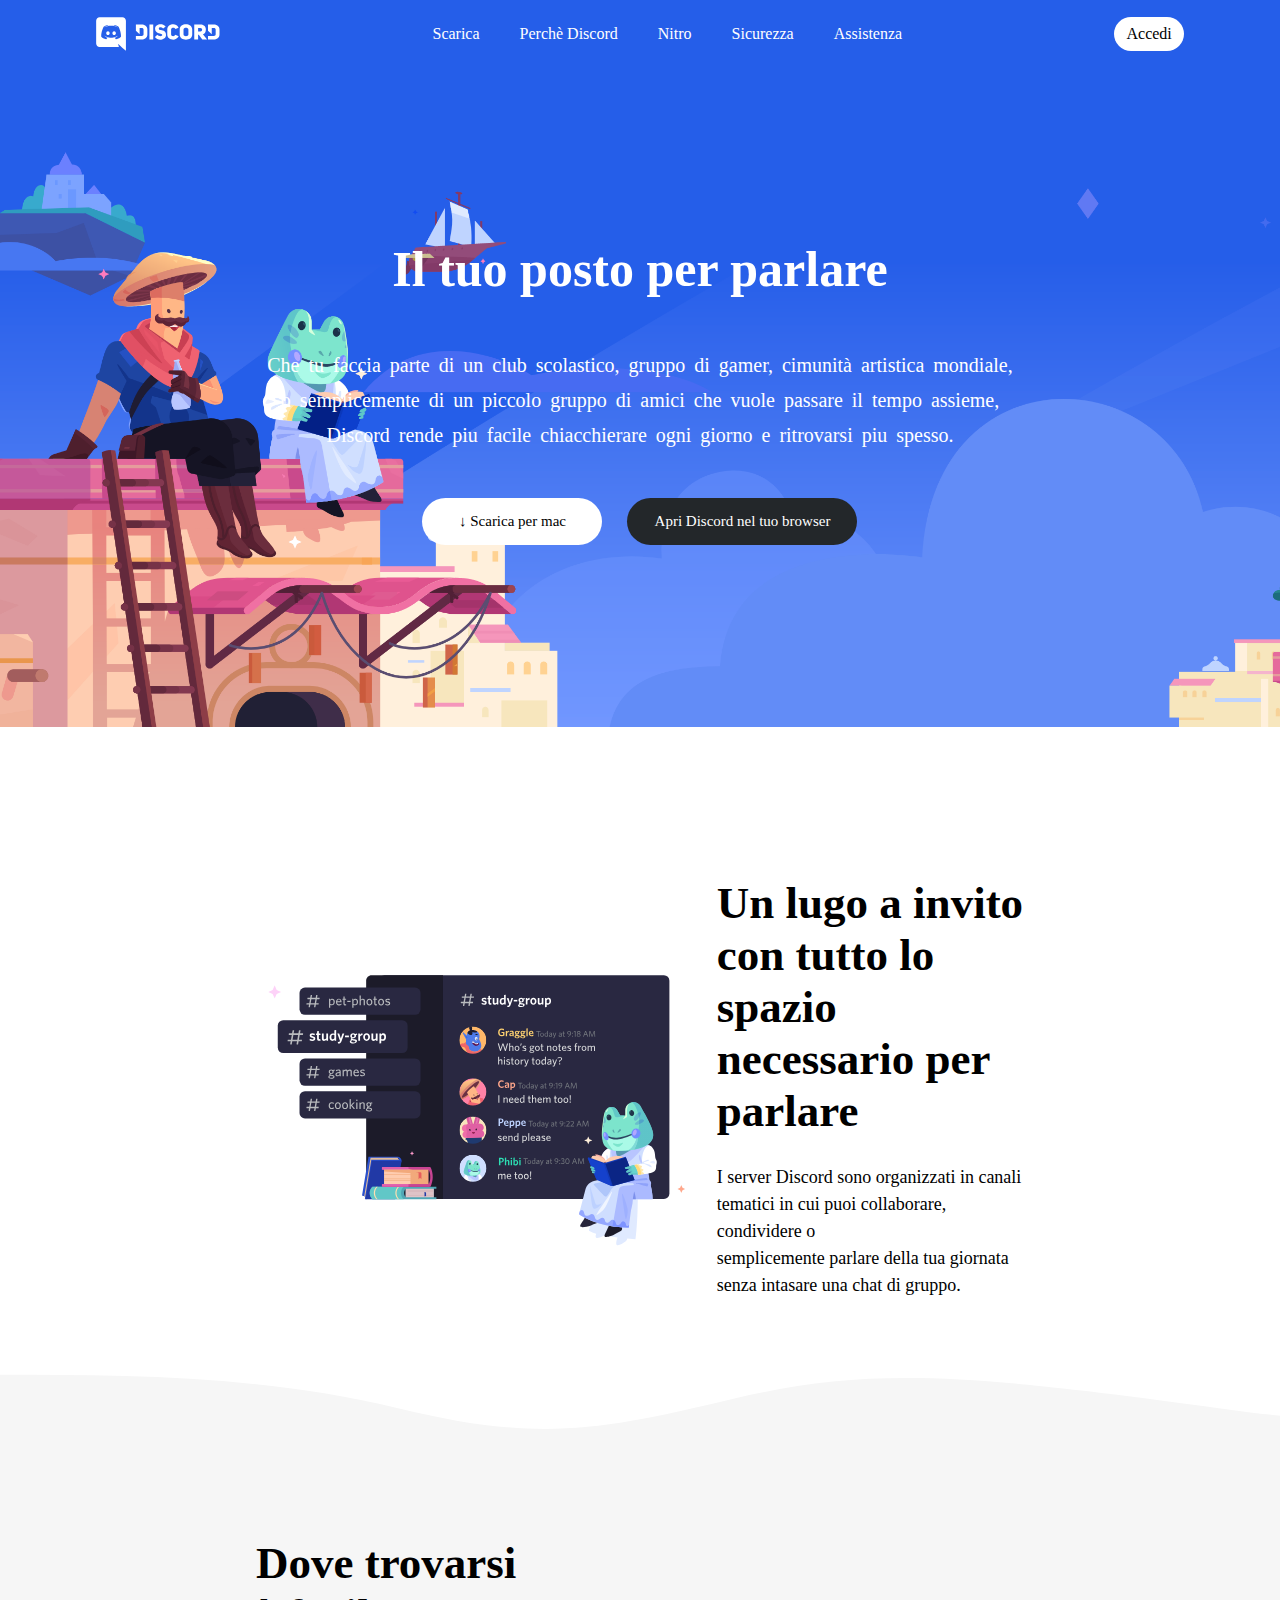
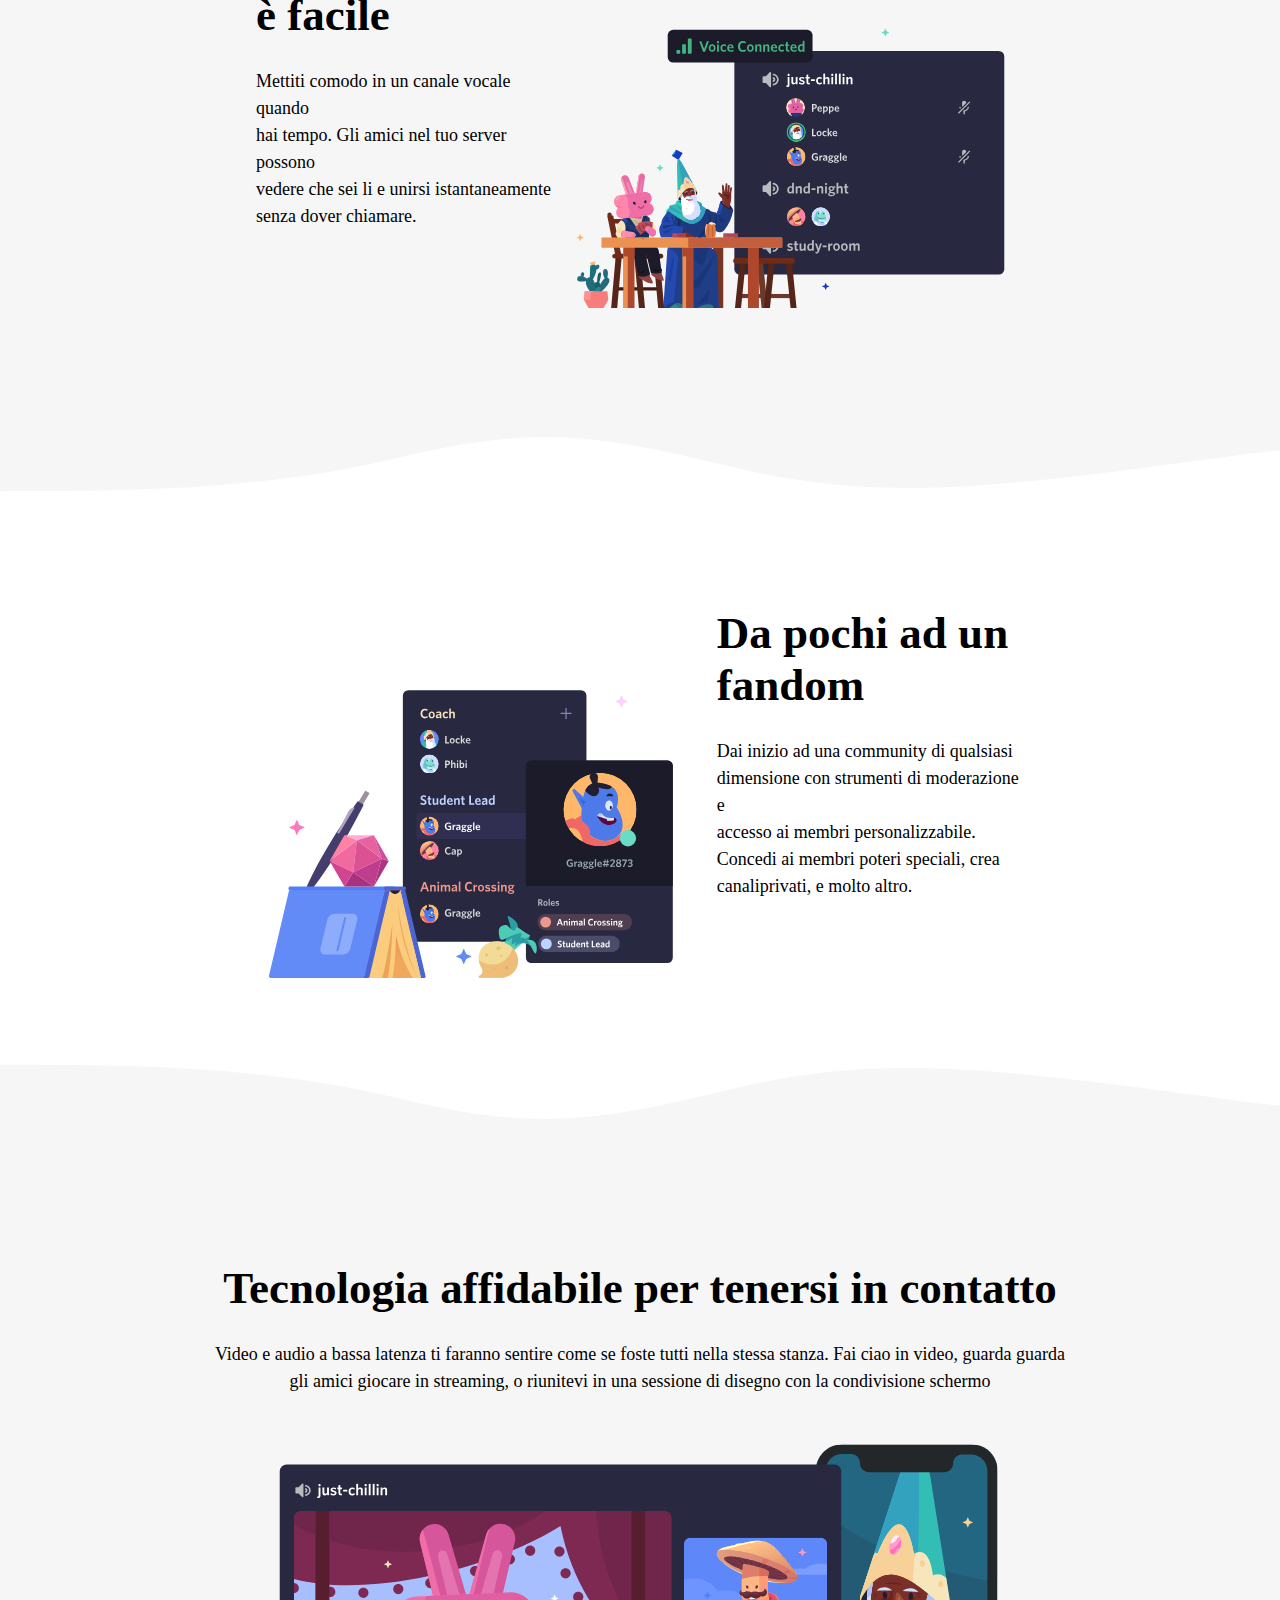
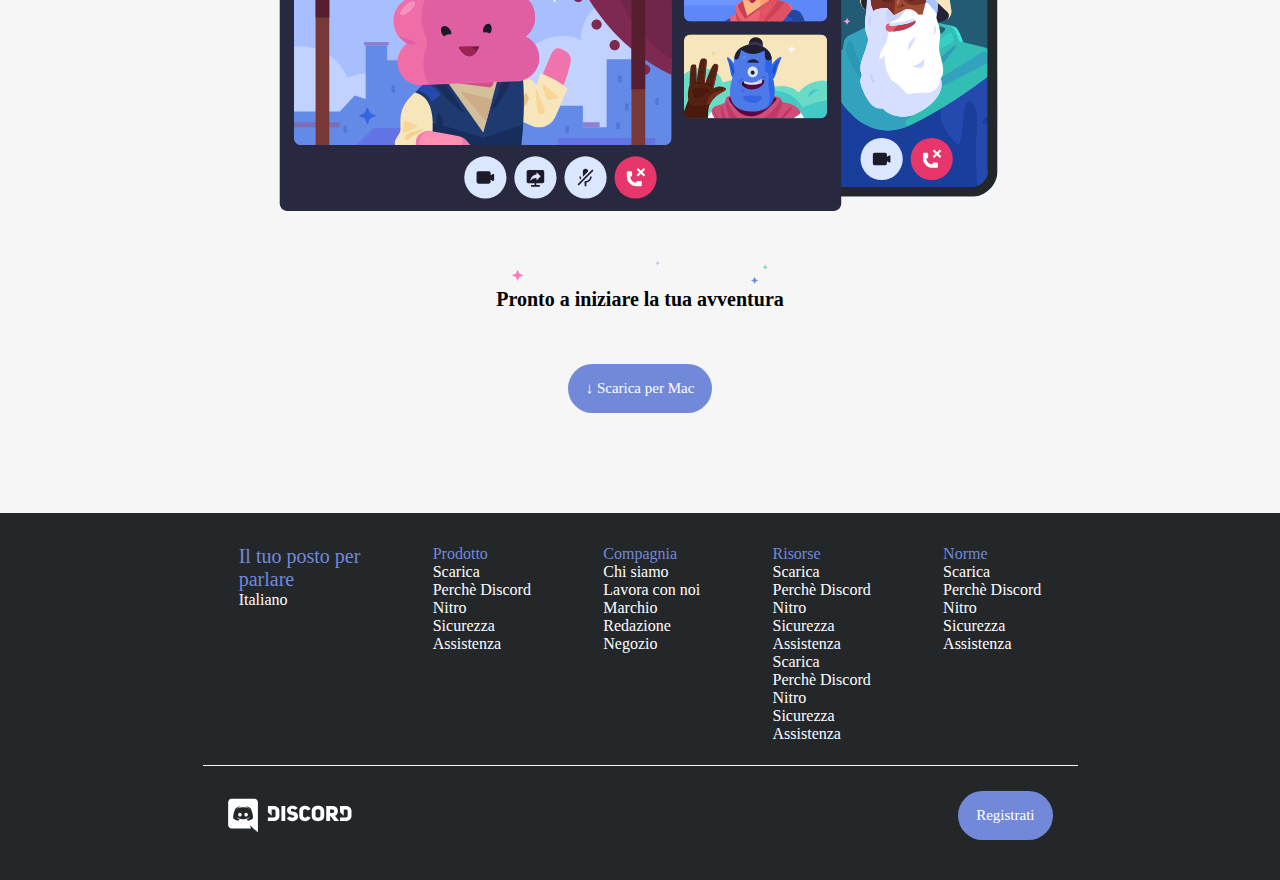
<file: index.html>
<!DOCTYPE html>
<html lang="it">

<head>
    <meta charset="UTF-8">
    <meta name="viewport" content="width=device-width, initial-scale=1.0">
    <title>Discord</title>
    <link rel="stylesheet" href="css/style.css">
</head>

<body>

    <!-- Inizio Header -->
    <header> <!-- Header Barra Navigazione -->
        <div class="navigation-bar flex padding">
            <img src="img/logo.svg" alt="Logo Discord">
            <nav>
                <ol class="flex ">
                    <li><a href="bonus/Scarica.html">Scarica</a></li>
                    <li><a href="">Perchè Discord</a></li>
                    <li><a href="">Nitro</a></li>
                    <li><a href="">Sicurezza</a></li>
                    <li><a href="">Assistenza</a></li>
                </ol>
            </nav>
            <a href="#" class="shadow accesso">Accedi</a>
        </div>

        <!-- Header Second container -->
        <div>
            <div class="bgimage flex">
                <section class="center margin">
                    <h1 class="padding">Il tuo posto per parlare</h1>
                    <p>Che tu faccia parte di un club scolastico, gruppo di gamer, cimunità artistica
                        mondiale,<br>
                    o semplicemente di un piccolo gruppo di amici che vuole passare il tempo assieme, <br>
                    Discord rende piu facile chiacchierare ogni giorno e ritrovarsi piu spesso.</p>
                    <div id="header-buttons">
                        <a class="button1 shadow" href="#download">&#x2193; Scarica per mac</a>
                        <a class="button2 shadow" href="#">Apri Discord nel tuo browser</a>
                    </div>
                </section>
            </div>
        </div>
    </header>
    <!-- Fine Header -->

    <!-- Inizio Main -->
    <main>

        <!-- Creazione Sezioni -->
        <div>
            <div class="flex padding2 content">
                <div class="image">
                    <img src="img/item1.svg" alt="">
                </div>
                <div class="place">
                    <h2>Un lugo a invito <br> con tutto lo <br> spazio <br> necessario per <br> parlare</h2>
                    <p>I server Discord sono organizzati in canali <br> tematici in cui puoi collaborare, condividere o
                        <br>
                        semplicemente parlare della tua giornata <br> senza intasare una chat di gruppo.
                    </p>
                </div>
            </div>
        </div>

        <div class="bgcolor-grey">
            <svg class="wave-1hkxOo" version="1.1" xmlns="http://www.w3.org/2000/svg" viewBox="0 0 1440 100"
                preserveAspectRatio="none">
                <path class="wavePath-haxJK1 animationPaused-2hZ4IO"
                    d="M826.337463,25.5396311 C670.970254,58.655965 603.696181,68.7870267 447.802481,35.1443383 C293.342778,1.81111414 137.33377,1.81111414 0,1.81111414 L0,150 L1920,150 L1920,1.81111414 C1739.53523,-16.6853983 1679.86404,73.1607868 1389.7826,37.4859505 C1099.70117,1.81111414 981.704672,-7.57670281 826.337463,25.5396311 Z"
                    fill="currentColor"></path>
            </svg>
            <div class="row padding content flex">
                <div class="image">
                    <img src="img/item2.svg" alt="">
                </div>
                <div class="place">
                    <h2>Dove trovarsi <br> è facile</h2>
                    <p>Mettiti comodo in un canale vocale quando <br> hai tempo. Gli amici nel tuo server possono <br>
                        vedere che sei li e unirsi istantaneamente <br> senza dover chiamare.</p>
                </div>
            </div>
        </div>
        <svg class="wave-1hkxOo reflex" version="1.1" xmlns="http://www.w3.org/2000/svg" viewBox="0 0 1440 100"
            preserveAspectRatio="none">
            <path class="wavePath-haxJK1 animationPaused-2hZ4IO"
                d="M826.337463,25.5396311 C670.970254,58.655965 603.696181,68.7870267 447.802481,35.1443383 C293.342778,1.81111414 137.33377,1.81111414 0,1.81111414 L0,150 L1920,150 L1920,1.81111414 C1739.53523,-16.6853983 1679.86404,73.1607868 1389.7826,37.4859505 C1099.70117,1.81111414 981.704672,-7.57670281 826.337463,25.5396311 Z"
                fill="currentColor"></path>
        </svg>

        <div class="">
            <div class="flex padding content">
                <div class="image">
                    <img src="img/item3.svg" alt="">
                </div>
                <div class="place">
                    <h2>Da pochi ad un <br> fandom</h2>
                    <p>Dai inizio ad una community di qualsiasi <br> dimensione con strumenti di moderazione e <br>
                        accesso ai membri personalizzabile. <br> Concedi ai membri poteri speciali, crea <br>
                        canaliprivati, e molto altro. </p>
                </div>
            </div>
        </div>

        
        <svg class="wave-1hkxOo" version="1.1" xmlns="http://www.w3.org/2000/svg" viewBox="0 0 1440 100"
        preserveAspectRatio="none">
        <path class="wavePath-haxJK1 animationPaused-2hZ4IO"
            d="M826.337463,25.5396311 C670.970254,58.655965 603.696181,68.7870267 447.802481,35.1443383 C293.342778,1.81111414 137.33377,1.81111414 0,1.81111414 L0,150 L1920,150 L1920,1.81111414 C1739.53523,-16.6853983 1679.86404,73.1607868 1389.7826,37.4859505 C1099.70117,1.81111414 981.704672,-7.57670281 826.337463,25.5396311 Z"
            fill="currentColor"></path>
    </svg>
    <div class="bgcolor-grey vflex end-padding"  id="padding">
            <h2>Tecnologia affidabile per tenersi in contatto</h2>
            <p>Video e audio a bassa latenza ti faranno sentire come se foste tutti nella stessa stanza. Fai ciao in
                video, guarda guarda <br> gli amici giocare in streaming, o riunitevi in una sessione di disegno con la
                condivisione schermo</p>
            <img src="img/item4-big.svg" alt="" class="image">
            <img src="img/stars.svg" alt="" class="image-star">
            <p class="mark"><b>Pronto a iniziare la tua avventura</b></p>

            <div>
                <a href="#" class=" button button3 ">&#x2193; Scarica per Mac</a>
            </div>
        </div>
    </main>
    <!-- Fine Main -->

    <!-- Piè Di Pagina -->
    <footer>

        <div class="  contenitore footer-flex bottom-border">

            <ol>

                <li><span>Il tuo posto per <br> parlare</span></li>

                <li>Italiano</li>
            </ol>

            <ol>
                <li>Prodotto</li>
                <li>Scarica</li>
                <li>Perchè Discord</li>
                <li>Nitro</li>
                <li>Sicurezza</li>
                <li>Assistenza</li>
            </ol>

            <ol>
                <li>Compagnia</li>
                <li>Chi siamo</li>
                <li>Lavora con noi</li>
                <li>Marchio</li>
                <li>Redazione</li>
                <li>Negozio</li>
            </ol>

            <ol>
                <li>Risorse</li>
                <li>Scarica</li>
                <li>Perchè Discord</li>
                <li>Nitro</li>
                <li>Sicurezza</li>
                <li>Assistenza</li>
                <li>Scarica</li>
                <li>Perchè Discord</li>
                <li>Nitro</li>
                <li>Sicurezza</li>
                <li>Assistenza</li>
            </ol>

            <ol>
                <li>Norme</li>
                <li>Scarica</li>
                <li>Perchè Discord</li>
                <li>Nitro</li>
                <li>Sicurezza</li>
                <li>Assistenza</li>
            </ol>

        </div>

        <div class="contenitore" id="end-footer">
            <img src="img/logo.svg" alt="">
            <a href="#" class=" button button4 " id="download">Registrati</a>
        </div>
    </footer>
    <!-- Fine Footer -->

</body>
</file>
<file: css/style.css>
/**General**/

html{
    scroll-behavior: smooth;
}

* {
    padding: 0;
    margin: 0;
    box-sizing: border-box;
}

.debug {
    border: 1px solid #ff0000;
}

.flex {
    display: flex;
    justify-content: space-around;
    align-items: center;
}

.vflex {
    display: flex;
    flex-direction: column;
    align-items: center;
    padding-top: 100px;
    text-align: center;
}

.row {
    display: flex;
    flex-direction: row-reverse;
}

.padding {
    padding: 10px 0;
}

.margin {
    margin-bottom: 20px;
}

.content {
    margin: 0 auto;
}

h1 {
    margin-bottom: 25px;
    color: rgb(255, 255, 255);
    font-size: 50px;
}

.bgcolor-grey {
    background-color: #F6F6F6;

}

/* Formattazione Testo */
    

section p {
    color: white;
    font-size: 20px;
    word-spacing: 4px;
    padding-top: 10px;
}

h2 {
    font-size: 45px;
    padding-bottom: 27px;
}

header p {
    line-height: 35px;
    padding: 15px;
}


main p {
    line-height: 1.5;
    font-size: 18px;

}

/**Header Barra Navigazione**/

.navigation-bar {
    background-color: #255EE9;
}

header li {
    list-style: none;
    padding: 15px 20px;
    color: white;
}

li a{
    text-decoration: none;
    color: white;
}

li a:hover{
    text-decoration: underline;
    background-color: #171bf9ea;
    box-shadow:0px 0px 20px 5px rgb(17, 0, 255);
    
}

.bgimage {
    background-image: url('../img/jumbo.png');
    background-size: cover;
    background-repeat: no-repeat;
    height: 659px;
}

.accesso{
    background-color: white;
    color: black;
    padding: 8px 12px;
    border-radius: 40px;
    text-decoration: none;
}

.shadow:hover{
    box-shadow:0px 0px 30px 5px rgb(17, 0, 255);

}

/* Header Second container */

#header-buttons{
    margin-top: 30px;
    display: inline-block;
    justify-content: center;
    gap: 25px;
    display: flex

}

.button {
    padding: 10px 10px;
    display: flex;
    justify-content: center;
    align-items: center;
}


.button1 {
    padding: 15px 10px;
    border-radius: 50px;
    color: #000000;
    background-color: #ffffff;
    border: 0;
    width: 180px;
    font-size: 15px;
    text-decoration: none;
}

.button2 {
    padding: 15px 25px;
    border-radius: 50px;
    color: #000000;
    background-color: #ffffff;
    border: 0;
    width: 230px;
    font-size: 15px;
    background-color: #23272A;
    color: white;
    text-decoration: none;
}

.button3 {
    padding: 16px 18px;
    border-radius: 50px;
    background-color: #7289DA;
    border: 0px;
    font-size: 15px;
    color: white;
    text-decoration: none;
}

.button4 {
    padding: 16px 18px;
    border-radius: 50px;
    background-color: #7289DA;
    border: 0px;
    font-size: 15px;
    color: white;
    text-decoration: none;
}

.button3:hover{
    box-shadow:0px 0px 50px 5px rgb(117, 117, 117);
}

.button4:hover{
    box-shadow:0px 0px 50px 5px rgb(7, 0, 0);
}

/* Fine Header */


/* Main */

main div{
    margin-top: 50px;
}

.content {
    max-width: 60%;
    margin: 0% auto;

}


section {
    max-width: 100%;
    margin: 0% auto;
}

.margin-div {
    border: 1px solid red;
    margin: 80px 0;
}

.image img{
    width: 100%;
}

.image {
    width: 60%;
}

.image-star {
    width: 20%;
}

.place {
    width: 40%;
    height: 446px;
}

.center {
    text-align: center;
}

.mark {
    font-size: 20px;
}

main {
    margin-top: 100px;
}

.end-padding {
    padding-bottom: 100px;
}

/* Footer */

footer {
    background-color: #23272A;
    padding: 15px;
}

.contenitore {
    width: 70%;
    margin: 0 auto;
}

/* Flag */

footer div .contenitore {
    line-height: 20px;
}

footer li {
    color: #ffffff;
}

footer ol{
    list-style: none;
}

.footer-flex {
    display: flex;
    flex-direction: row;
    justify-content: space-around;
}

footer li:first-child {
    color: #7289DA;
}

footer span {
    font-size: 20px;
}

footer button {
    border-radius: 50px;
    background-color: #7289DA;
    border: 0px;
    font-size: 15px;
    color: white;
    width: 80px;
}

.bottom-border {
    border-bottom: 1px solid #F6F6F6;
    padding-top: 17px;
    padding-bottom: 22px;
}

#end-footer {
    display: flex;
    justify-content: space-between;
    padding: 25px;
}


.wave-1hkxOo{
    width: 100%;
    height: 100px;
    background-color: white;
    color: #F6F6F6; 

}

.reflex{
    transform: scaley(-1);
    
}

#padding{
    margin-top: -5px;
}
</file>
